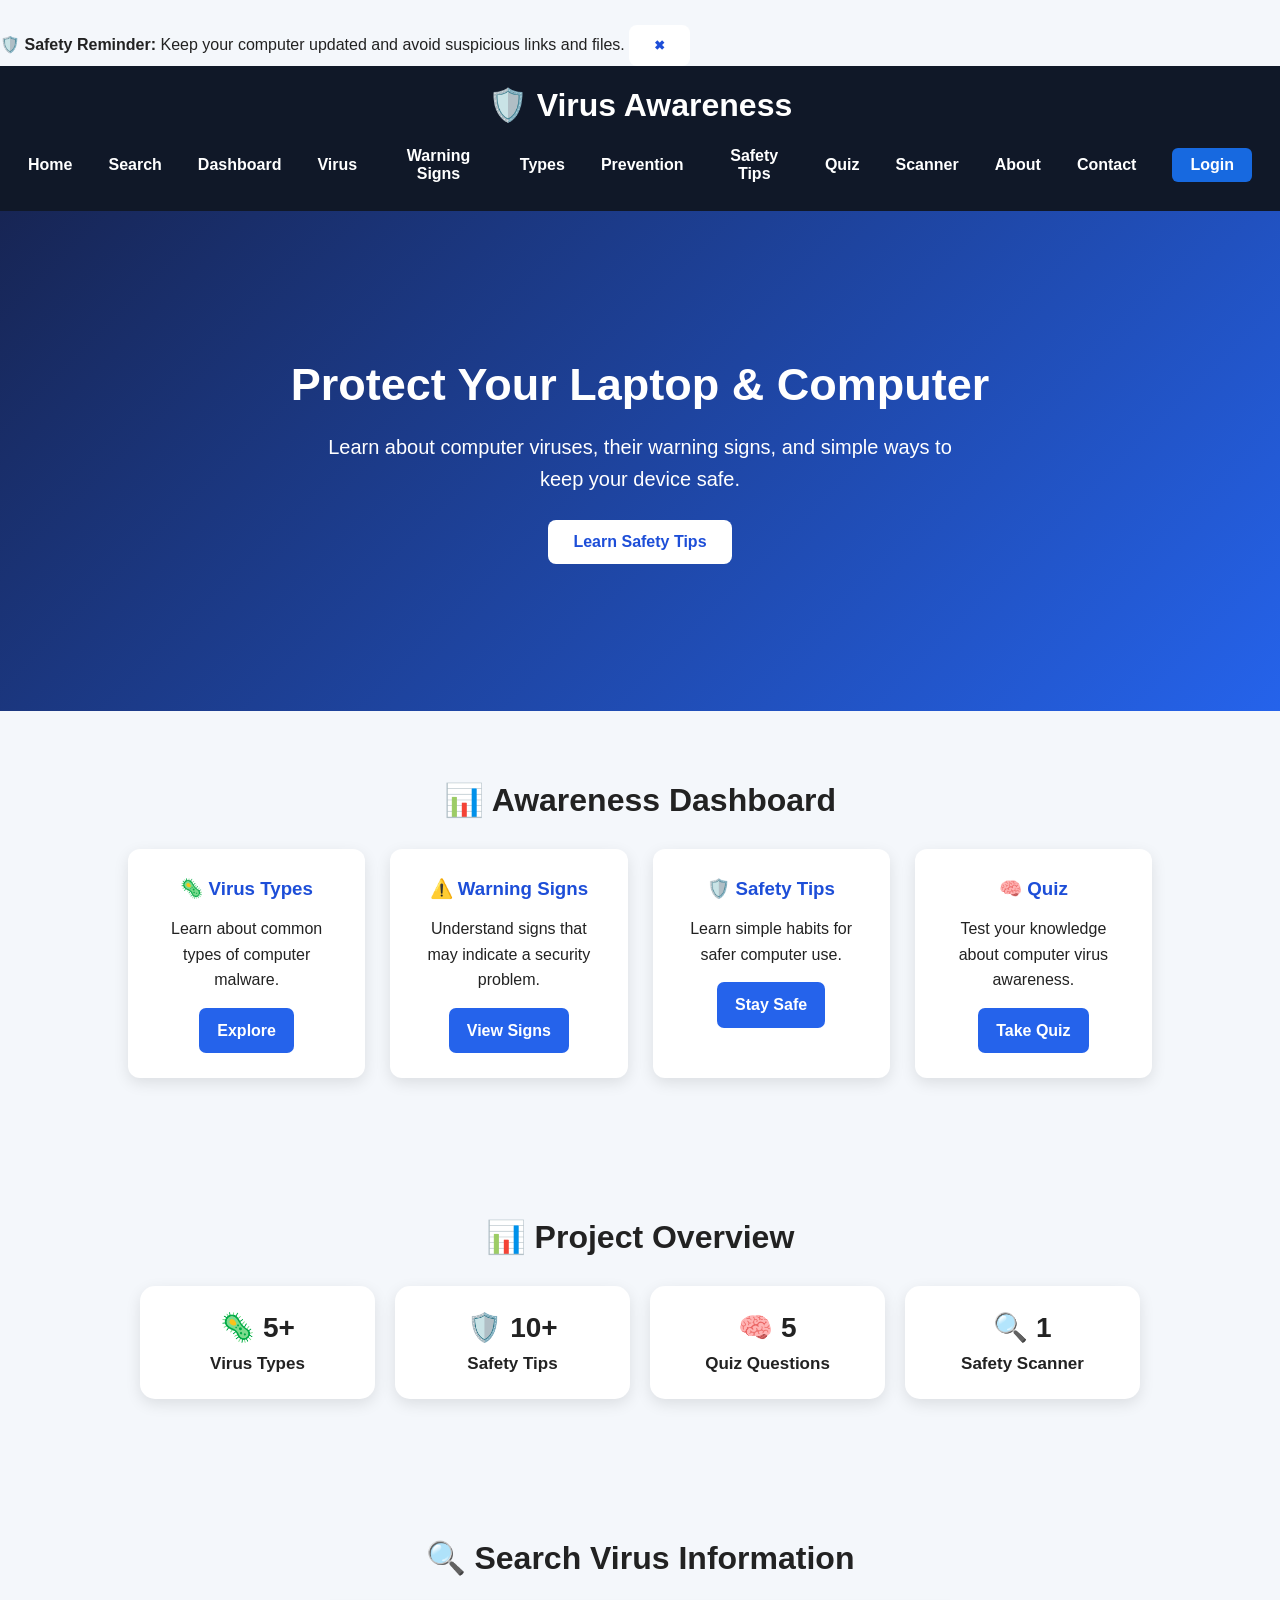
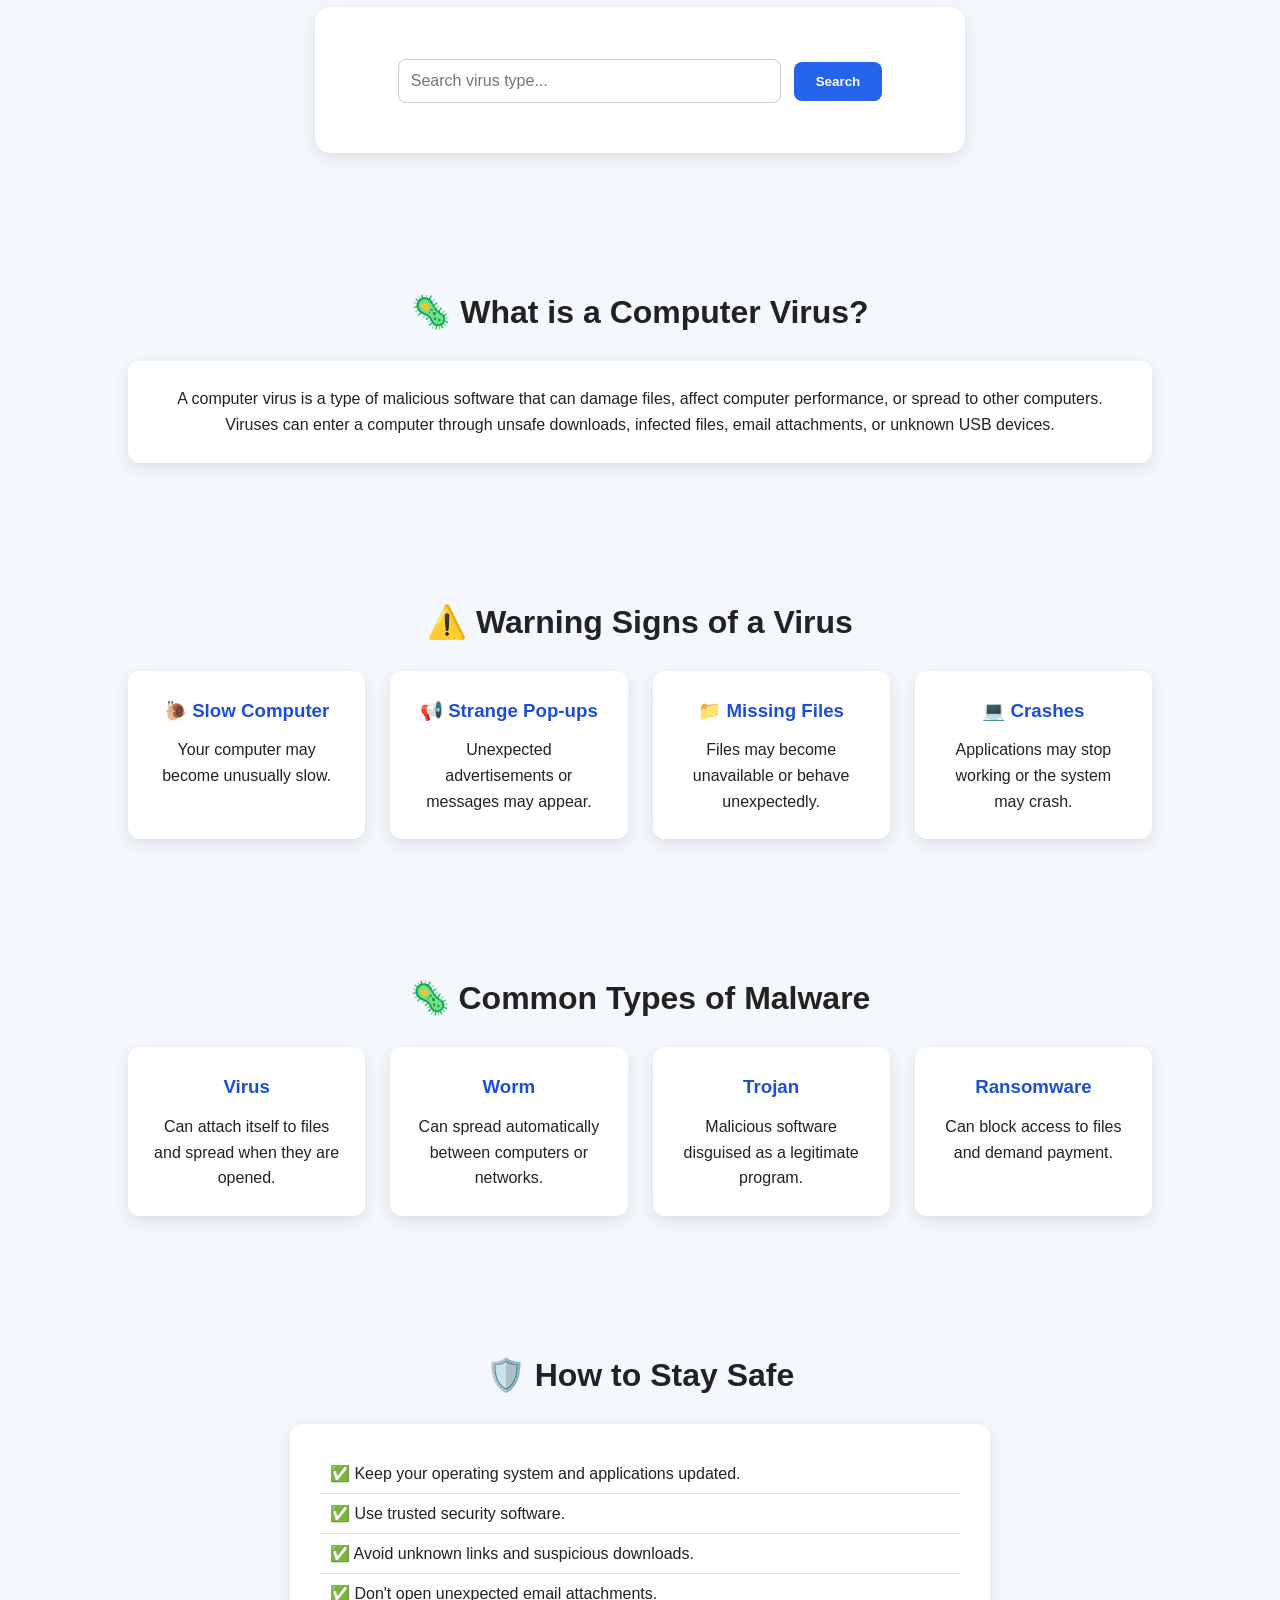
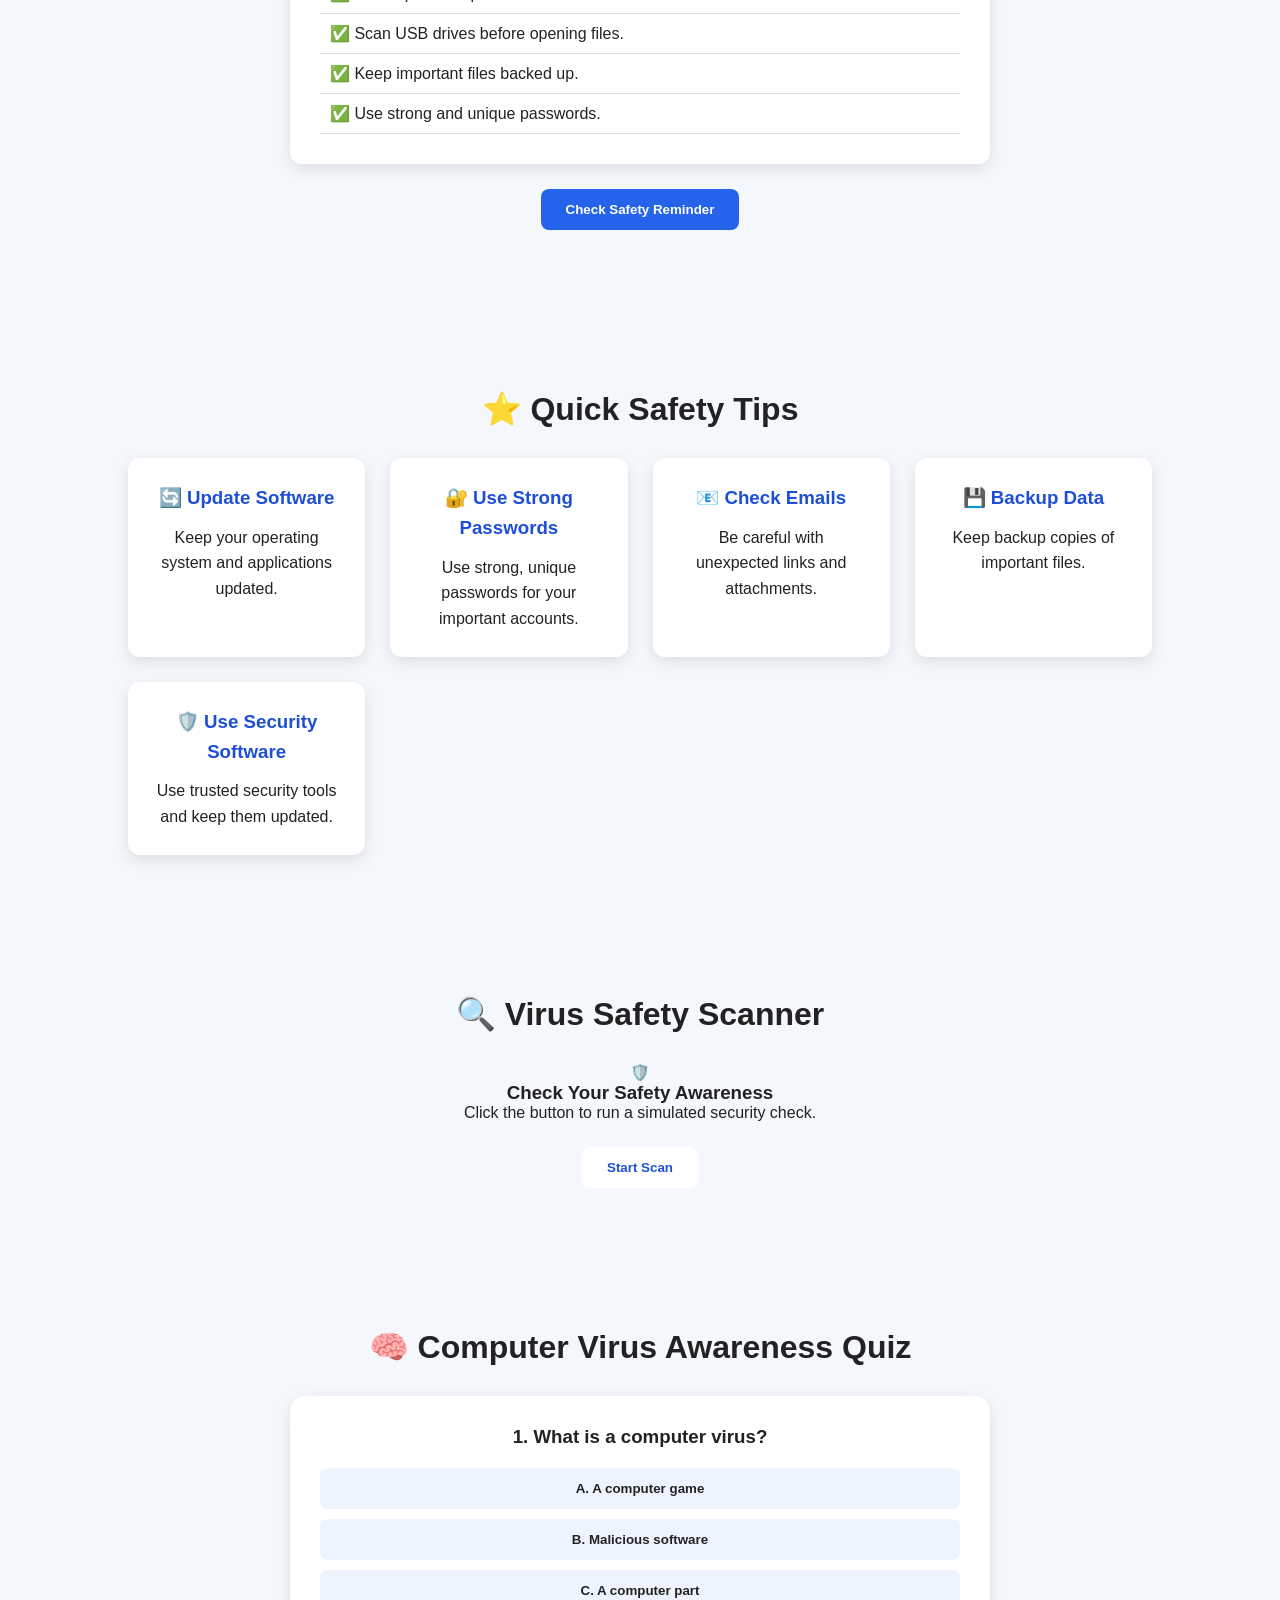
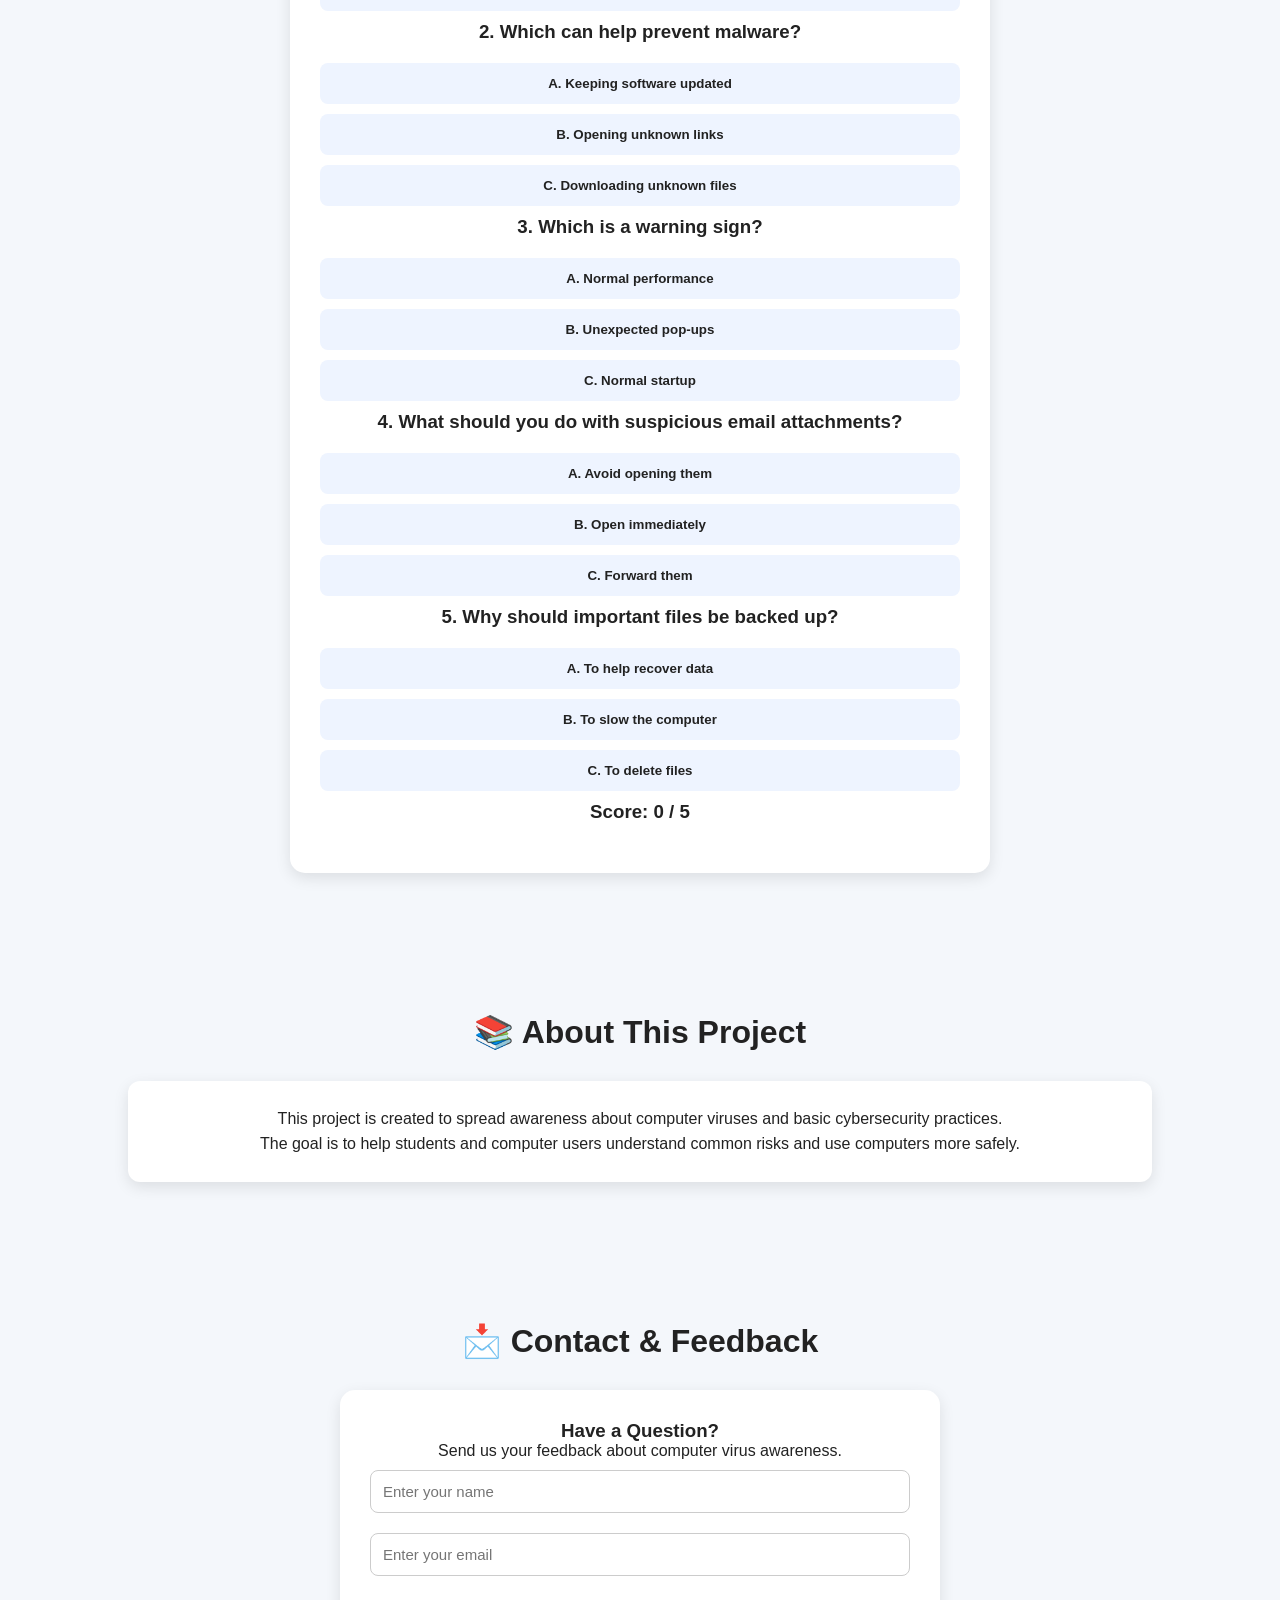
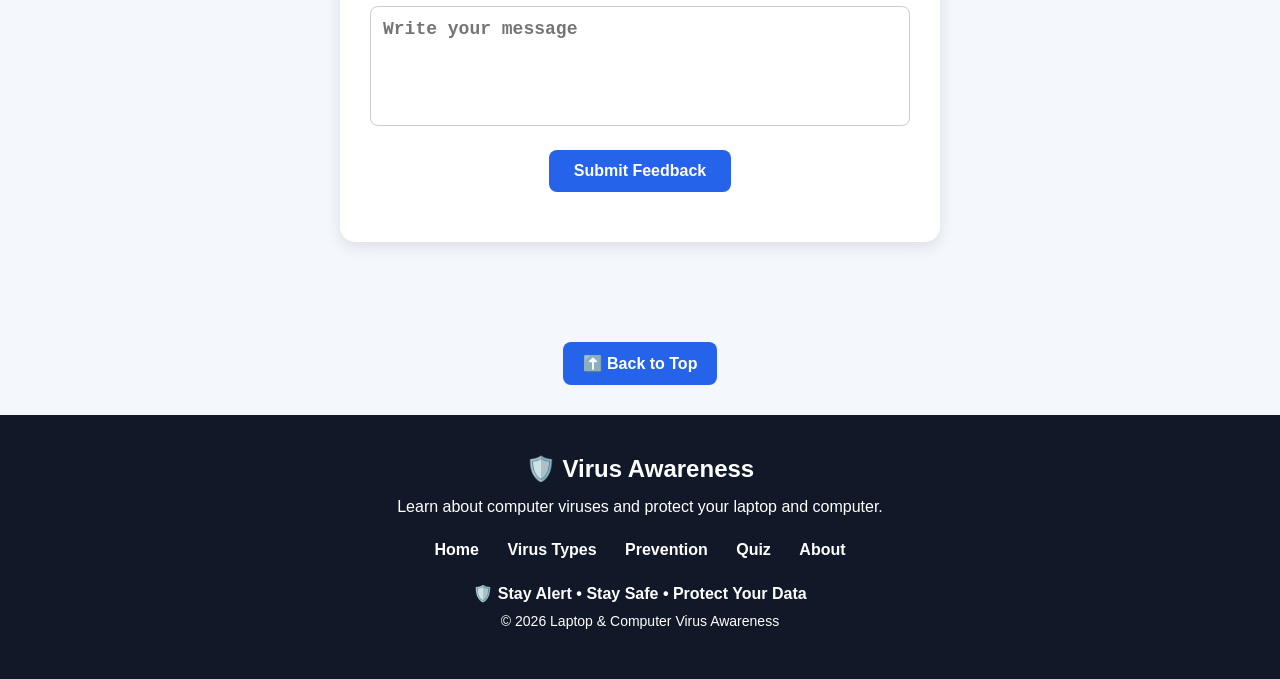
<file: index.html>
<!DOCTYPE html>
<html lang="en">
<head>
    <meta charset="UTF-8">
    <meta name="viewport" content="width=device-width, initial-scale=1.0">
    <title>Laptop & Computer Virus Awareness</title>
    <link rel="stylesheet" href="style.css">
</head>

<body>
    <div id="safetyAlert" class="safety-alert">
    🛡️ <strong>Safety Reminder:</strong>
    Keep your computer updated and avoid suspicious links and files.
    <button onclick="closeAlert()">✖</button>

<header>
    <h1>🛡️ Virus Awareness</h1>

    <nav>
        <a href="#home">Home</a>
        <a href="#search">Search</a>
        <a href="#dashboard">Dashboard</a>
        <a href="#virus">Virus</a>
        <a href="#signs">Warning Signs</a>
        <a href="#types">Types</a>
        <a href="#prevention">Prevention</a>
        <a href="#quick-tips">Safety Tips</a>
        <a href="#quiz">Quiz</a>
        <a href="#scanner">Scanner</a>
        <a href="#about">About</a>
        <a href="#contact">Contact</a>
        <a href="login.html" class="login-btn">Login</a>
    </nav>
</header>

<section id="home" class="hero">
    <div>
        <h2>Protect Your Laptop & Computer</h2>
        <p>
            Learn about computer viruses, their warning signs,
            and simple ways to keep your device safe.
        </p>

        <a href="#prevention" class="btn">Learn Safety Tips</a>
    </div>
</section>
<section id="dashboard">
    <h2>📊 Awareness Dashboard</h2>

    <div class="cards">

        <div class="card">
            <h3>🦠 Virus Types</h3>
            <p>Learn about common types of computer malware.</p>
            <a href="#types" class="dashboard-btn">Explore</a>
        </div>

        <div class="card">
            <h3>⚠️ Warning Signs</h3>
            <p>Understand signs that may indicate a security problem.</p>
            <a href="#signs" class="dashboard-btn">View Signs</a>
        </div>

        <div class="card">
            <h3>🛡️ Safety Tips</h3>
            <p>Learn simple habits for safer computer use.</p>
            <a href="#prevention" class="dashboard-btn">Stay Safe</a>
        </div>

        <div class="card">
            <h3>🧠 Quiz</h3>
            <p>Test your knowledge about computer virus awareness.</p>
            <a href="#quiz" class="dashboard-btn">Take Quiz</a>
        </div>

    </div>
</section>
<section id="stats">

    <h2>📊 Project Overview</h2>

    <div class="stats-container">

        <div class="stat-card">
            <h3>🦠 5+</h3>
            <p>Virus Types</p>
        </div>

        <div class="stat-card">
            <h3>🛡️ 10+</h3>
            <p>Safety Tips</p>
        </div>

        <div class="stat-card">
            <h3>🧠 5</h3>
            <p>Quiz Questions</p>
        </div>

        <div class="stat-card">
            <h3>🔍 1</h3>
            <p>Safety Scanner</p>
        </div>

    </div>

</section>
<section id="search">
    <h2>🔍 Search Virus Information</h2>

    <div class="search-box">
        <input type="text" id="searchInput" placeholder="Search virus type...">
        <button onclick="searchVirus()">Search</button>
        <p id="searchResult"></p>
    </div>
</section>

<section id="virus">
    <h2>🦠 What is a Computer Virus?</h2>

    <div class="card">
        <p>
            A computer virus is a type of malicious software that can
            damage files, affect computer performance, or spread to
            other computers.
        </p>

        <p>
            Viruses can enter a computer through unsafe downloads,
            infected files, email attachments, or unknown USB devices.
        </p>
    </div>
</section>

<section id="signs">
    <h2>⚠️ Warning Signs of a Virus</h2>

    <div class="cards">

        <div class="card">
            <h3>🐌 Slow Computer</h3>
            <p>Your computer may become unusually slow.</p>
        </div>

        <div class="card">
            <h3>📢 Strange Pop-ups</h3>
            <p>Unexpected advertisements or messages may appear.</p>
        </div>

        <div class="card">
            <h3>📁 Missing Files</h3>
            <p>Files may become unavailable or behave unexpectedly.</p>
        </div>

        <div class="card">
            <h3>💻 Crashes</h3>
            <p>Applications may stop working or the system may crash.</p>
        </div>

    </div>
</section>

<section id="types">
    <h2>🦠 Common Types of Malware</h2>

    <div class="cards">

        <div class="card">
            <h3>Virus</h3>
            <p>Can attach itself to files and spread when they are opened.</p>
        </div>

        <div class="card">
            <h3>Worm</h3>
            <p>Can spread automatically between computers or networks.</p>
        </div>

        <div class="card">
            <h3>Trojan</h3>
            <p>Malicious software disguised as a legitimate program.</p>
        </div>

        <div class="card">
            <h3>Ransomware</h3>
            <p>Can block access to files and demand payment.</p>
        </div>

    </div>
</section>

<section id="prevention">
    <h2>🛡️ How to Stay Safe</h2>

    <div class="tips">
        <p>✅ Keep your operating system and applications updated.</p>
        <p>✅ Use trusted security software.</p>
        <p>✅ Avoid unknown links and suspicious downloads.</p>
        <p>✅ Don't open unexpected email attachments.</p>
        <p>✅ Scan USB drives before opening files.</p>
        <p>✅ Keep important files backed up.</p>
        <p>✅ Use strong and unique passwords.</p>
    </div>

    <button onclick="showMessage()">Check Safety Reminder</button>

    <p id="message"></p>
</section>
<section id="quick-tips">
    <h2>⭐ Quick Safety Tips</h2>

    <div class="cards">

        <div class="card">
            <h3>🔄 Update Software</h3>
            <p>Keep your operating system and applications updated.</p>
        </div>

        <div class="card">
            <h3>🔐 Use Strong Passwords</h3>
            <p>Use strong, unique passwords for your important accounts.</p>
        </div>

        <div class="card">
            <h3>📧 Check Emails</h3>
            <p>Be careful with unexpected links and attachments.</p>
        </div>

        <div class="card">
            <h3>💾 Backup Data</h3>
            <p>Keep backup copies of important files.</p>
        </div>

        <div class="card">
            <h3>🛡️ Use Security Software</h3>
            <p>Use trusted security tools and keep them updated.</p>
        </div>

    </div>
</section>
<section id="scanner">
    <h2>🔍 Virus Safety Scanner</h2>

    <div class="scanner-box">
        <div class="scan-icon">🛡️</div>

        <h3>Check Your Safety Awareness</h3>

        <p>
            Click the button to run a simulated security check.
        </p>

        <button onclick="startScan()">Start Scan</button>

        <div id="scanStatus"></div>
    </div>
</section>
<section id="quiz">
    <h2>🧠 Computer Virus Awareness Quiz</h2>

    <div class="quiz-box">

        <h3>1. What is a computer virus?</h3>
        <button onclick="answer(1, 'wrong')">A. A computer game</button>
        <button onclick="answer(1, 'correct')">B. Malicious software</button>
        <button onclick="answer(1, 'wrong')">C. A computer part</button>

        <h3>2. Which can help prevent malware?</h3>
        <button onclick="answer(2, 'correct')">A. Keeping software updated</button>
        <button onclick="answer(2, 'wrong')">B. Opening unknown links</button>
        <button onclick="answer(2, 'wrong')">C. Downloading unknown files</button>

        <h3>3. Which is a warning sign?</h3>
        <button onclick="answer(3, 'wrong')">A. Normal performance</button>
        <button onclick="answer(3, 'correct')">B. Unexpected pop-ups</button>
        <button onclick="answer(3, 'wrong')">C. Normal startup</button>

        <h3>4. What should you do with suspicious email attachments?</h3>
        <button onclick="answer(4, 'correct')">A. Avoid opening them</button>
        <button onclick="answer(4, 'wrong')">B. Open immediately</button>
        <button onclick="answer(4, 'wrong')">C. Forward them</button>

        <h3>5. Why should important files be backed up?</h3>
        <button onclick="answer(5, 'correct')">A. To help recover data</button>
        <button onclick="answer(5, 'wrong')">B. To slow the computer</button>
        <button onclick="answer(5, 'wrong')">C. To delete files</button>

        <h3 id="score">Score: 0 / 5</h3>

    </div>
</section>
<section id="about">
    <h2>📚 About This Project</h2>

    <div class="card">
        <p>
            This project is created to spread awareness about computer
            viruses and basic cybersecurity practices.
        </p>

        <p>
            The goal is to help students and computer users understand
            common risks and use computers more safely.
        </p>
    </div>
</section>
<section id="contact">
    <h2>📩 Contact & Feedback</h2>

    <div class="contact-box">
        <h3>Have a Question?</h3>
        <p>Send us your feedback about computer virus awareness.</p>

        <input type="text" id="name" placeholder="Enter your name">

        <input type="email" id="email" placeholder="Enter your email">

        <textarea id="message" placeholder="Write your message"></textarea>

        <button onclick="sendFeedback()">Submit Feedback</button>

        <p id="feedbackMessage"></p>
    </div>
</section>
<div class="top-button">
    <a href="#home">⬆️ Back to Top</a>
</div>
<footer class="main-footer">

    <h2>🛡️ Virus Awareness</h2>

    <p>
        Learn about computer viruses and protect your laptop and computer.
    </p>

    <div class="footer-links">
        <a href="#home">Home</a>
        <a href="#types">Virus Types</a>
        <a href="#prevention">Prevention</a>
        <a href="#quiz">Quiz</a>
        <a href="#about">About</a>
    </div>

    <p class="footer-safety">
        🛡️ Stay Alert • Stay Safe • Protect Your Data
    </p>

    <p class="copyright">
        © 2026 Laptop & Computer Virus Awareness
    </p>

</footer>
<script src="script.js"></script>

</body>
</html>
</file>
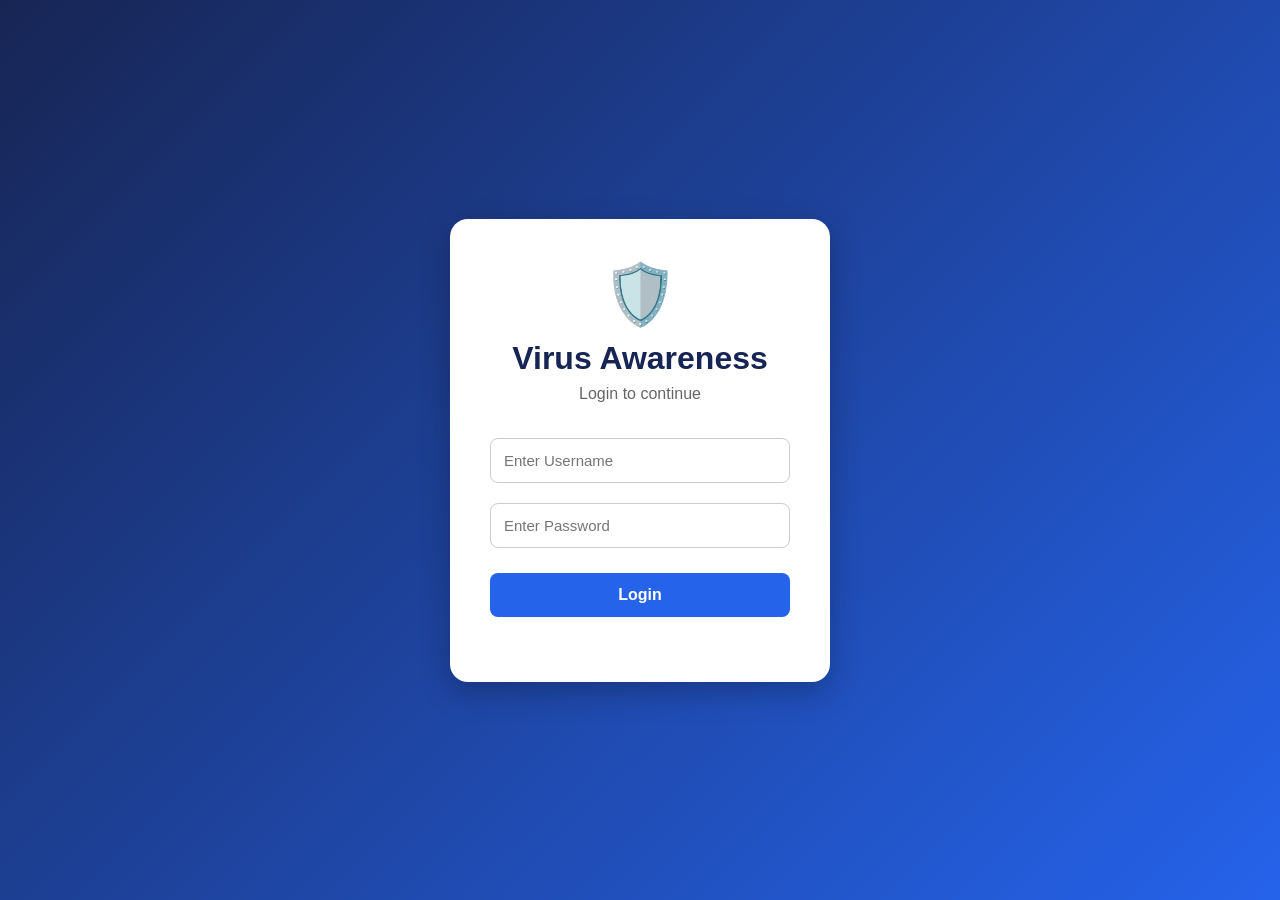
<file: login.html>
<!DOCTYPE html>
<html lang="en">
<head>
    <meta charset="UTF-8">
    <meta name="viewport" content="width=device-width, initial-scale=1.0">
    <title>Virus Awareness - Login</title>
    <link rel="stylesheet" href="login.css">
</head>

<body>

<div class="login-box">

    <div class="icon">🛡️</div>

    <h1>Virus Awareness</h1>
    <p>Login to continue</p>

    <form onsubmit="login(event)">

        <input type="text" id="username"
               placeholder="Enter Username" required>

        <input type="password" id="password"
               placeholder="Enter Password" required>

        <button type="submit">Login</button>

    </form>

    <p id="loginMessage"></p>

</div>

<script src="login.js"></script>

</body>
</html>
</file>
<file: style.css>
* {
    margin: 0;
    padding: 0;
    box-sizing: border-box;
    scroll-behavior: smooth;
}

body {
    font-family: Arial, sans-serif;
    background: #f4f7fb;
    color: #222;
}

header {
    background: #101828;
    color: white;
    padding: 20px;
    text-align: center;
    position: sticky;
    top: 0;
    z-index: 1000;
}

header h1 {
    margin-bottom: 15px;
}

nav a {
    color: white;
    text-decoration: none;
    margin: 8px;
    font-weight: bold;
}

nav a:hover {
    color: #4cc9f0;
}

.hero {
    min-height: 500px;
    display: flex;
    justify-content: center;
    align-items: center;
    text-align: center;
    padding: 40px;

    background: linear-gradient(
        135deg,
        #172554,
        #2563eb
    );
    color: white;
}

.hero h2 {
    font-size: 45px;
    margin-bottom: 20px;
}

.hero p {
    font-size: 20px;
    max-width: 650px;
    margin: auto;
    line-height: 1.6;
}

.btn,
button {
    display: inline-block;
    margin-top: 25px;
    padding: 13px 25px;
    background: #ffffff;
    color: #1d4ed8;
    border: none;
    border-radius: 8px;
    text-decoration: none;
    font-weight: bold;
    cursor: pointer;
}

section {
    padding: 70px 10%;
    text-align: center;
}

section h2 {
    font-size: 32px;
    margin-bottom: 30px;
}

.cards {
    display: grid;
    grid-template-columns: repeat(auto-fit, minmax(220px, 1fr));
    gap: 25px;
}

.card {
    background: white;
    padding: 25px;
    border-radius: 12px;
    box-shadow: 0 5px 15px rgba(0,0,0,0.1);
    line-height: 1.6;
}

.card h3 {
    margin-bottom: 12px;
    color: #1d4ed8;
}

.tips {
    max-width: 700px;
    margin: auto;
    text-align: left;
    background: white;
    padding: 30px;
    border-radius: 12px;
    box-shadow: 0 5px 15px rgba(0,0,0,0.1);
}

.tips p {
    padding: 10px;
    border-bottom: 1px solid #ddd;
}

#prevention button {
    background: #2563eb;
    color: white;
}

#message {
    margin-top: 20px;
    font-size: 18px;
    font-weight: bold;
}

footer {
    background: #101828;
    color: white;
    text-align: center;
    padding: 25px;
}

@media (max-width: 700px) {

    .hero h2 {
        font-size: 32px;
    }

    nav a {
        display: inline-block;
        font-size: 14px;
    }

    section {
        padding: 50px 5%;
    }
}

.quiz-box {
    max-width: 700px;
    margin: auto;
    background: white;
    padding: 30px;
    border-radius: 15px;
    box-shadow: 0 5px 15px rgba(0,0,0,0.1);
}

.quiz-box h3 {
    margin-bottom: 20px;
}

.quiz-box button {
    display: block;
    width: 100%;
    margin: 10px 0;
    background: #eef4ff;
    color: #222;
}

.quiz-box button:hover {
    background: #dbeafe;
}

#quizResult {
    margin-top: 20px;
    font-weight: bold;
}

.dashboard-btn {
    display: inline-block;
    margin-top: 15px;
    padding: 10px 18px;
    background: #2563eb;
    color: white;
    text-decoration: none;
    border-radius: 7px;
    font-weight: bold;
}

.dashboard-btn:hover {
    background: #1d4ed8;
}

/* Contact Section */

.contact-box {
    max-width: 600px;
    margin: auto;
    background: white;
    padding: 30px;
    border-radius: 15px;
    box-shadow: 0 5px 15px rgba(0,0,0,0.1);
}

.contact-box input,
.contact-box textarea {
    width: 100%;
    padding: 12px;
    margin: 10px 0;
    border: 1px solid #ccc;
    border-radius: 8px;
    box-sizing: border-box;
    font-size: 15px;
}

.contact-box textarea {
    height: 120px;
    resize: none;
}

.contact-box button {
    background: #2563eb;
    color: white;
    padding: 12px 25px;
    border: none;
    border-radius: 8px;
    cursor: pointer;
    font-size: 16px;
    margin-top: 10px;
}

.contact-box button:hover {
    background: #1d4ed8;
}

#feedbackMessage {
    margin-top: 20px;
    font-weight: bold;
}

/* Mobile Responsive Design */

@media (max-width: 768px) {

    nav {
        flex-wrap: wrap;
        gap: 8px;
    }

    nav a,
    nav button {
        font-size: 14px;
        padding: 8px 12px;
    }

    section {
        padding: 40px 15px;
    }

    .cards {
        grid-template-columns: 1fr;
    }

    .quiz-box,
    .scanner-box,
    .contact-box {
        width: 90%;
        padding: 20px;
    }
}

/* Smooth Scrolling */

html {
    scroll-behavior: smooth;
}

/* Card Hover Effect */

.card {
    transition: transform 0.3s ease, box-shadow 0.3s ease;
}

.card:hover {
    transform: translateY(-8px);
    box-shadow: 0 10px 25px rgba(0,0,0,0.2);
}

/* Button Hover Effect */

button,
.dashboard-btn {
    transition: transform 0.2s ease, background 0.2s ease;
}

button:hover,
.dashboard-btn:hover {
    transform: scale(1.05);
}

/* Search Section */

.search-box {
    max-width: 650px;
    margin: auto;
    padding: 30px;
    background: white;
    border-radius: 15px;
    box-shadow: 0 5px 15px rgba(0,0,0,0.1);
    text-align: center;
}

.search-box input {
    width: 65%;
    padding: 12px;
    border: 1px solid #ccc;
    border-radius: 8px;
    font-size: 16px;
}

.search-box button {
    padding: 12px 22px;
    margin-left: 8px;
    background: #2563eb;
    color: white;
    border: none;
    border-radius: 8px;
    cursor: pointer;
}

#searchResult {
    margin-top: 20px;
    font-size: 18px;
    font-weight: bold;
}

.top-button {
    text-align: center;
    margin: 30px 0;
}

.top-button a {
    display: inline-block;
    padding: 12px 20px;
    background: #2563eb;
    color: white;
    text-decoration: none;
    border-radius: 8px;
    font-weight: bold;
}

.top-button a:hover {
    background: #1d4ed8;
}

/* Statistics Section */

.stats-container {
    display: grid;
    grid-template-columns: repeat(4, 1fr);
    gap: 20px;
    max-width: 1000px;
    margin: auto;
}

.stat-card {
    background: white;
    padding: 25px;
    border-radius: 15px;
    text-align: center;
    box-shadow: 0 5px 15px rgba(0,0,0,0.1);
    transition: transform 0.3s ease;
}

.stat-card:hover {
    transform: translateY(-8px);
}

.stat-card h3 {
    font-size: 28px;
    margin-bottom: 10px;
}

.stat-card p {
    font-size: 17px;
    font-weight: bold;
}

/* Attractive Footer */

.main-footer {
    background: #111827;
    color: white;
    text-align: center;
    padding: 40px 20px;
    margin-top: 30px;
}

.main-footer h2 {
    margin-bottom: 15px;
}

.main-footer p {
    margin: 10px 0;
}

.footer-links {
    margin: 25px 0;
}

.footer-links a {
    color: white;
    text-decoration: none;
    margin: 0 12px;
    font-weight: bold;
}

.footer-links a:hover {
    text-decoration: underline;
}

.footer-safety {
    font-weight: bold;
}

.copyright {
    font-size: 14px;
    margin-top: 20px;
}

nav {
    display: flex;
    align-items: center;
    justify-content: center;
    gap: 20px;
}

nav .login-btn {
    background: #1769e0;
    color: white;
    padding: 8px 18px;
    border-radius: 6px;
    text-decoration: none;
    font-weight: bold;
}

nav .login-btn:hover {
    background: #0d4fb8;
}
</file>
<file: login.css>
* {
    margin: 0;
    padding: 0;
    box-sizing: border-box;
}

body {
    min-height: 100vh;
    display: flex;
    justify-content: center;
    align-items: center;
    font-family: Arial, sans-serif;
    background: linear-gradient(135deg, #172554, #2563eb);
}

.login-box {
    width: 380px;
    padding: 40px;
    background: white;
    border-radius: 18px;
    text-align: center;
    box-shadow: 0 10px 30px rgba(0, 0, 0, 0.25);
}

.icon {
    font-size: 60px;
    margin-bottom: 10px;
}

.login-box h1 {
    color: #172554;
    margin-bottom: 8px;
}

.login-box p {
    color: #666;
    margin-bottom: 25px;
}

.login-box input {
    width: 100%;
    padding: 13px;
    margin: 10px 0;
    border: 1px solid #ccc;
    border-radius: 8px;
    font-size: 15px;
}

.login-box button {
    width: 100%;
    padding: 13px;
    margin-top: 15px;
    border: none;
    border-radius: 8px;
    background: #2563eb;
    color: white;
    font-size: 16px;
    font-weight: bold;
    cursor: pointer;
}

.login-box button:hover {
    background: #1d4ed8;
}

#loginMessage {
    margin-top: 20px;
    font-weight: bold;
}
</file>
